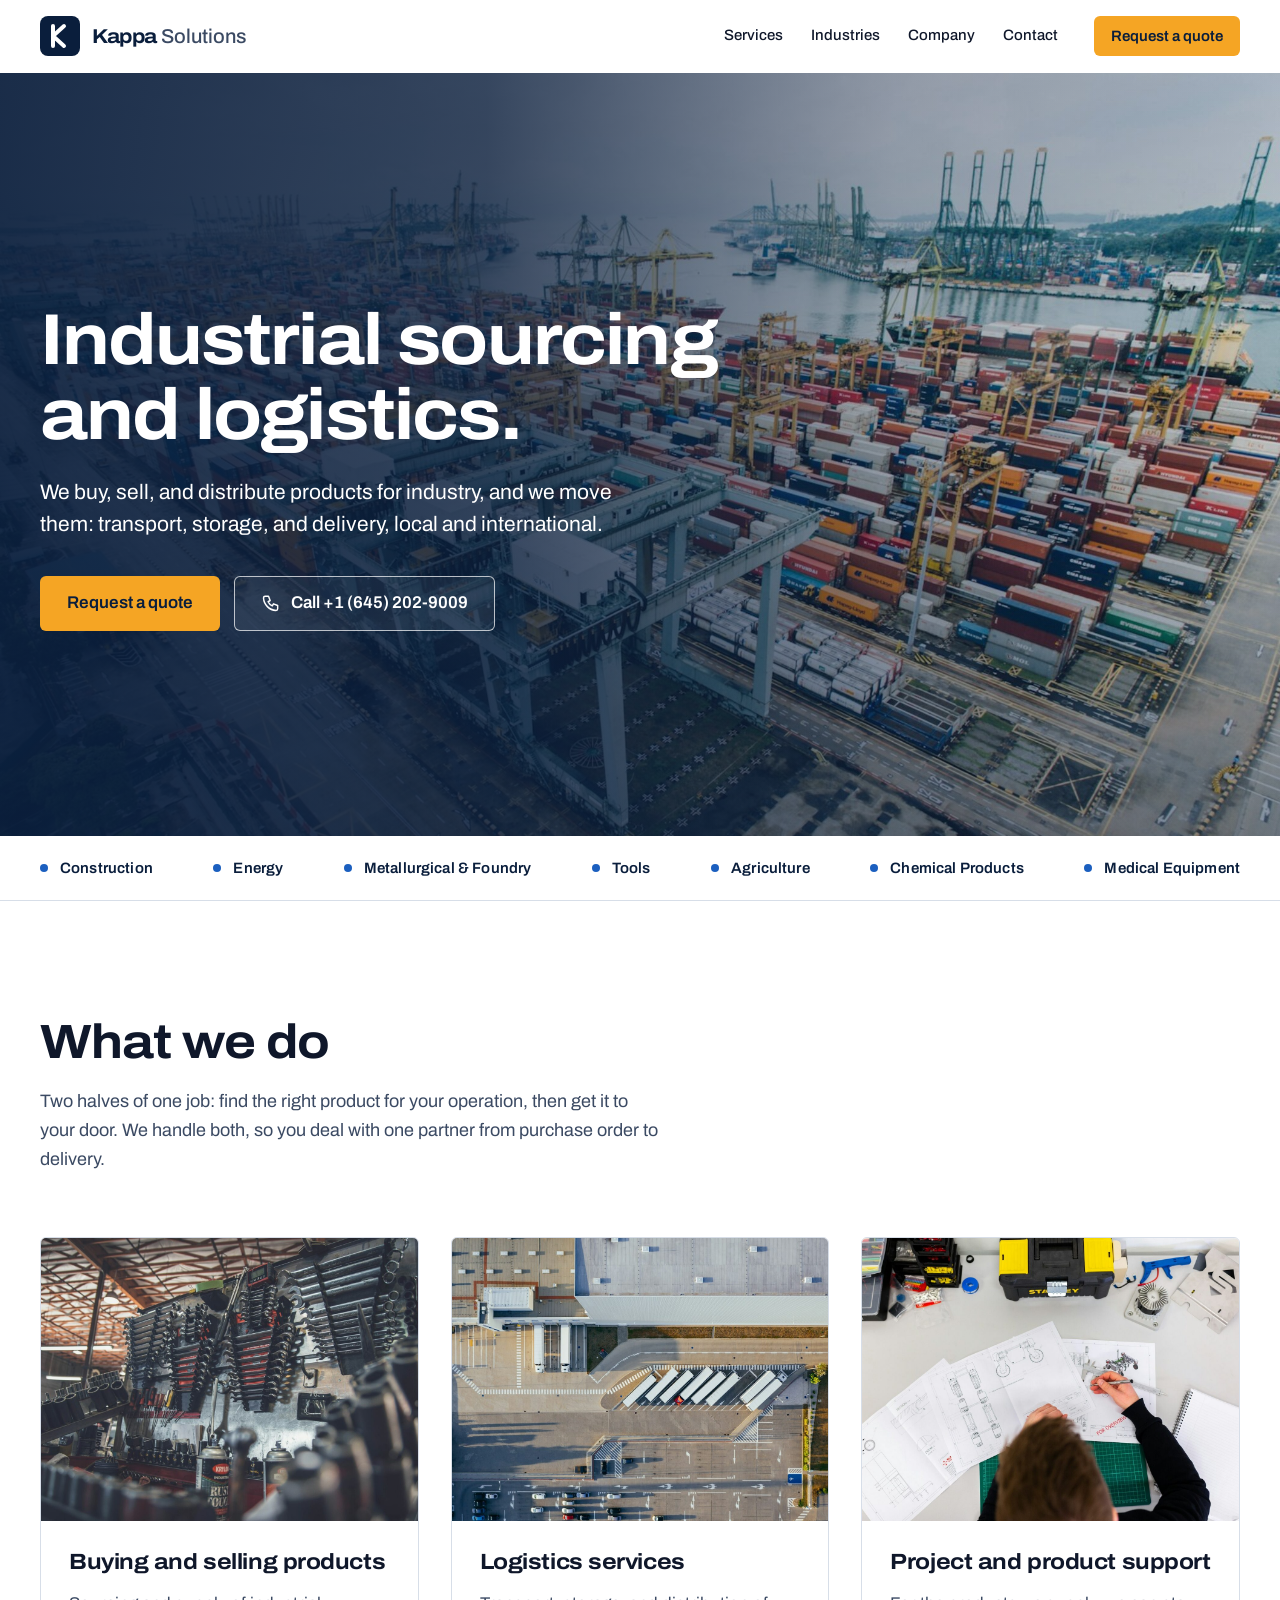
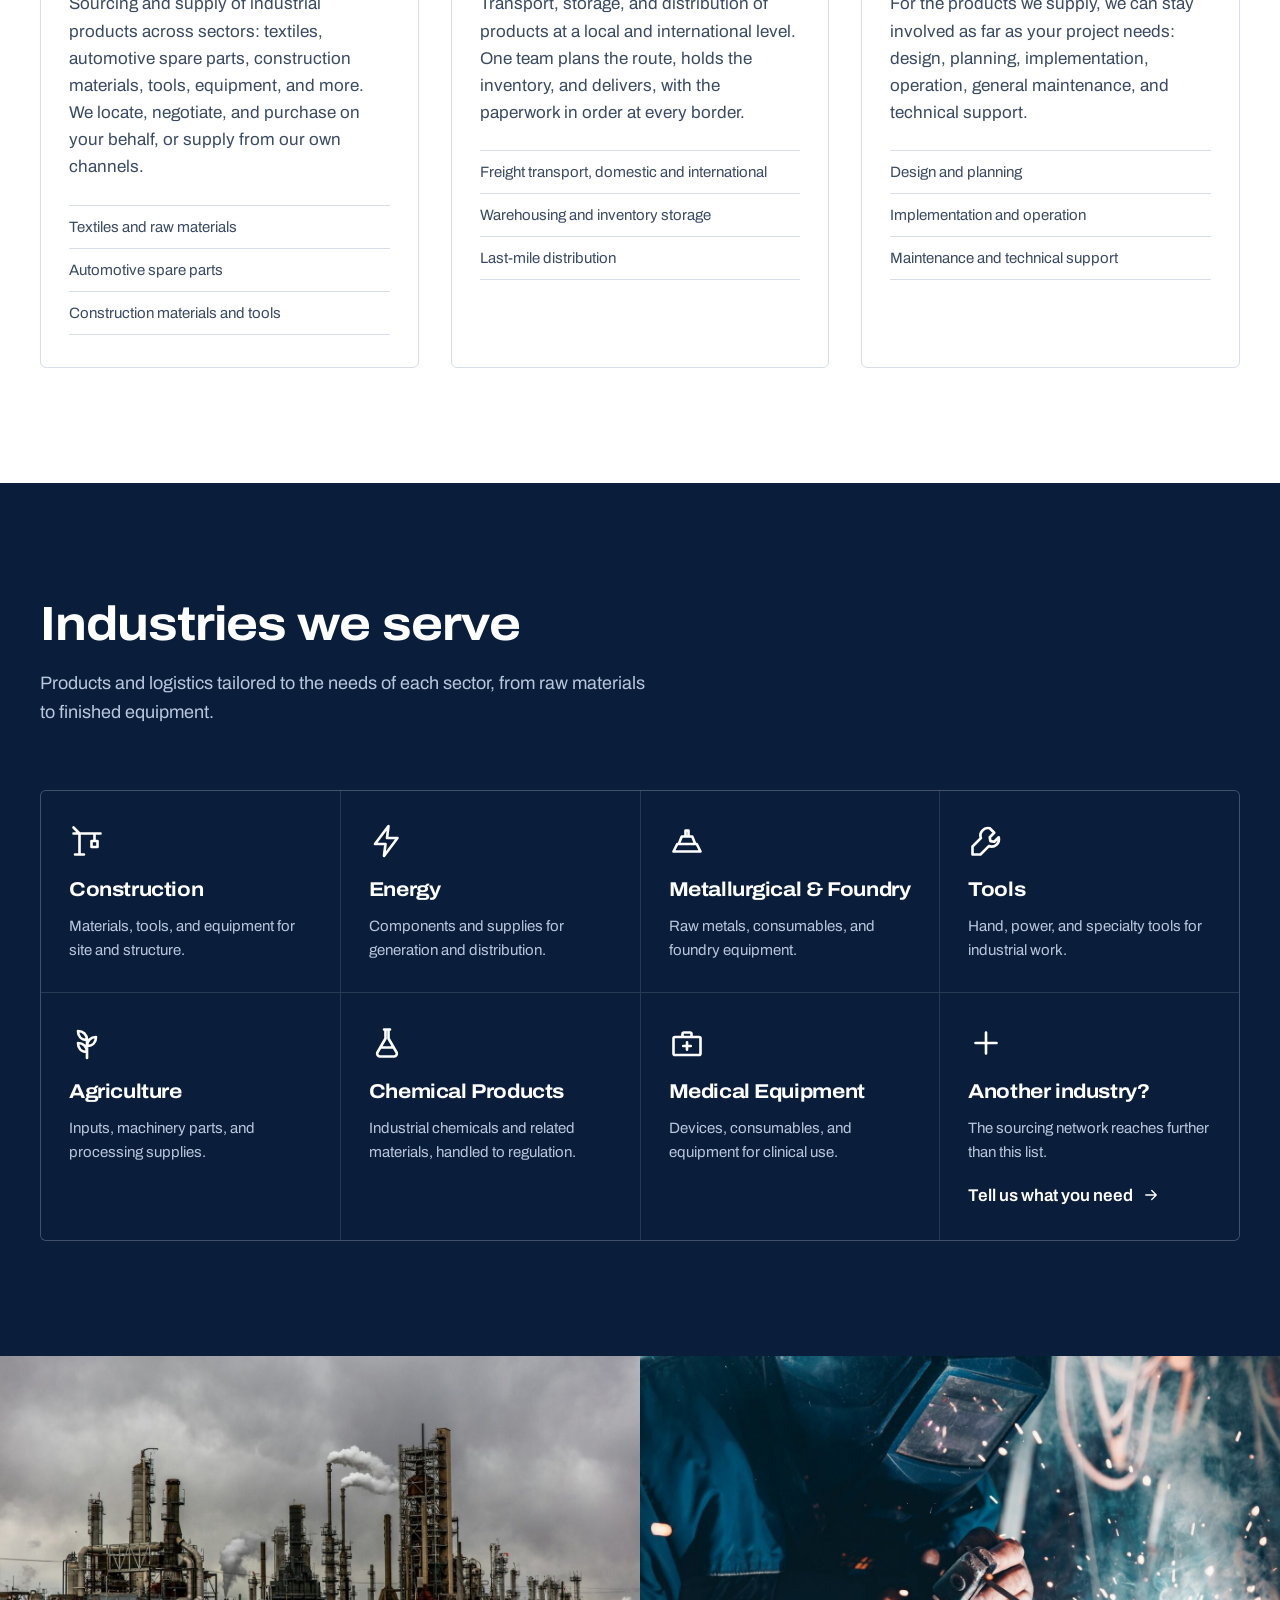
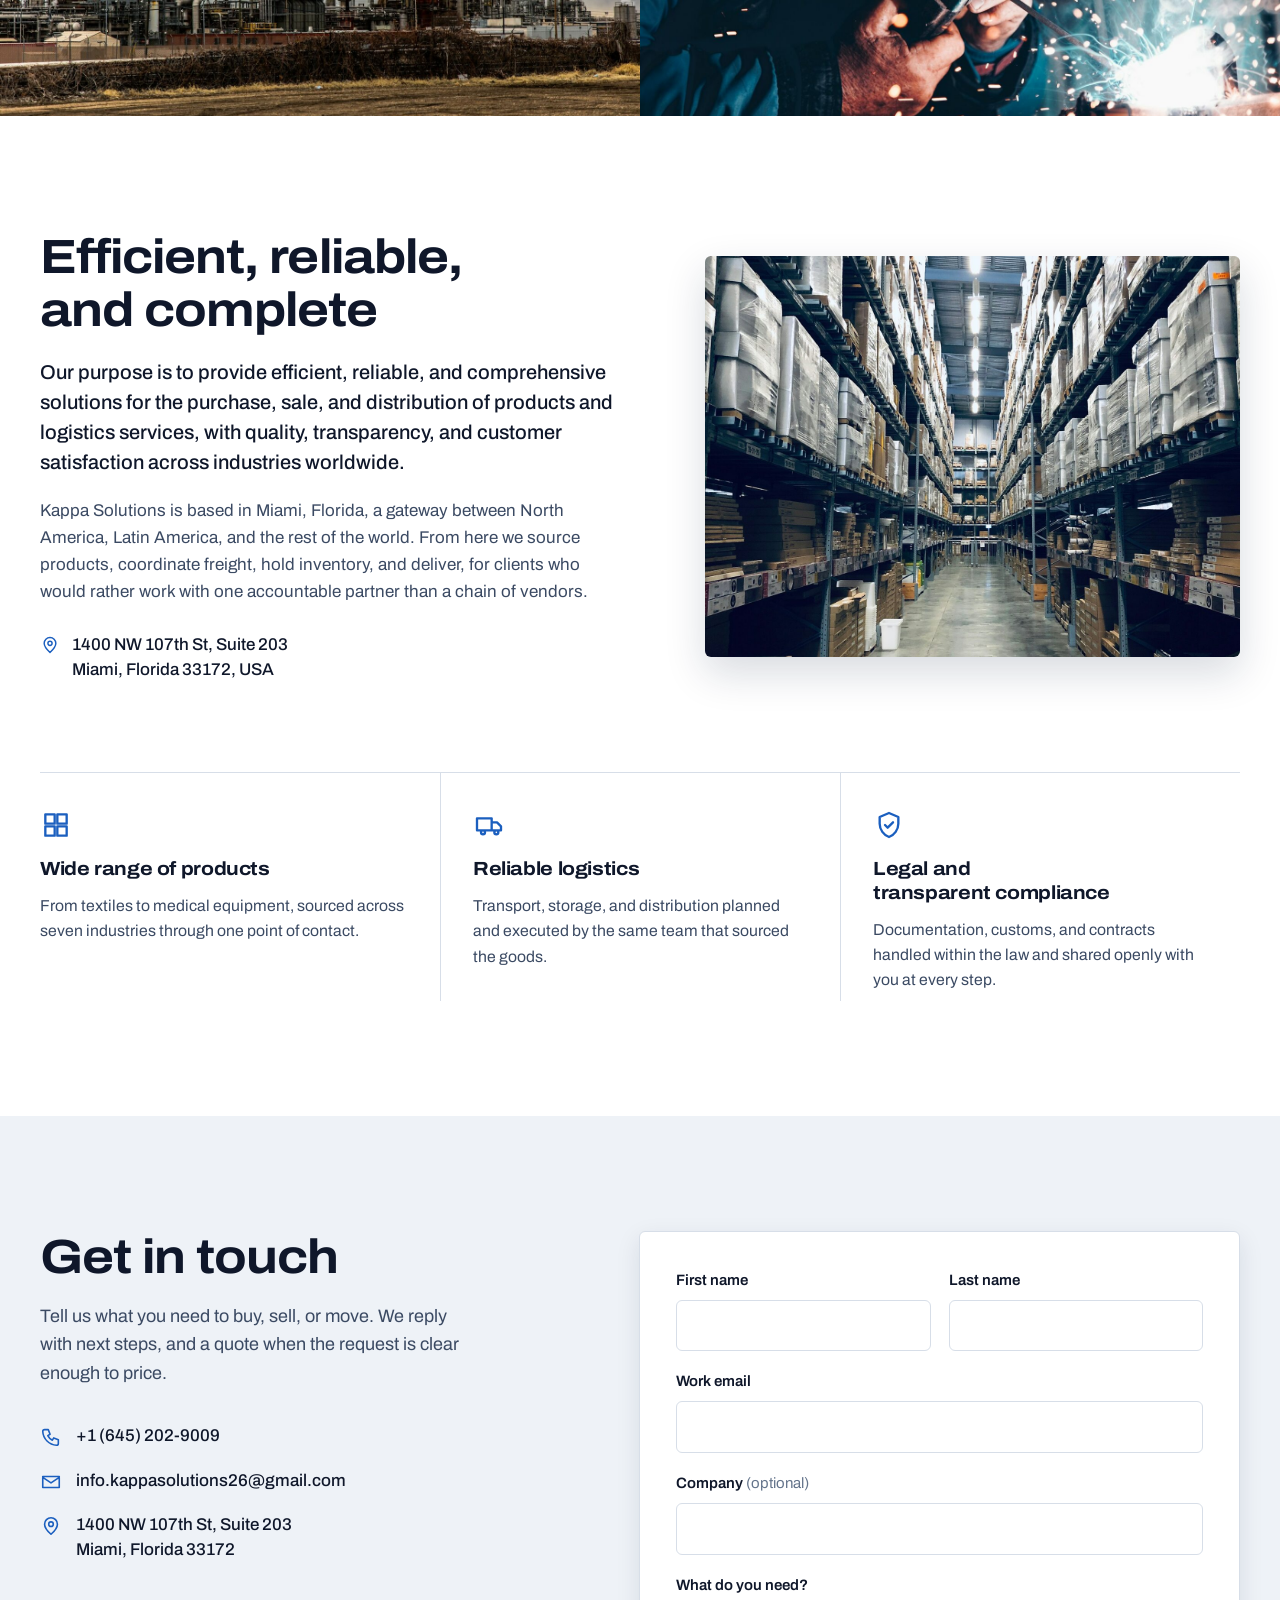
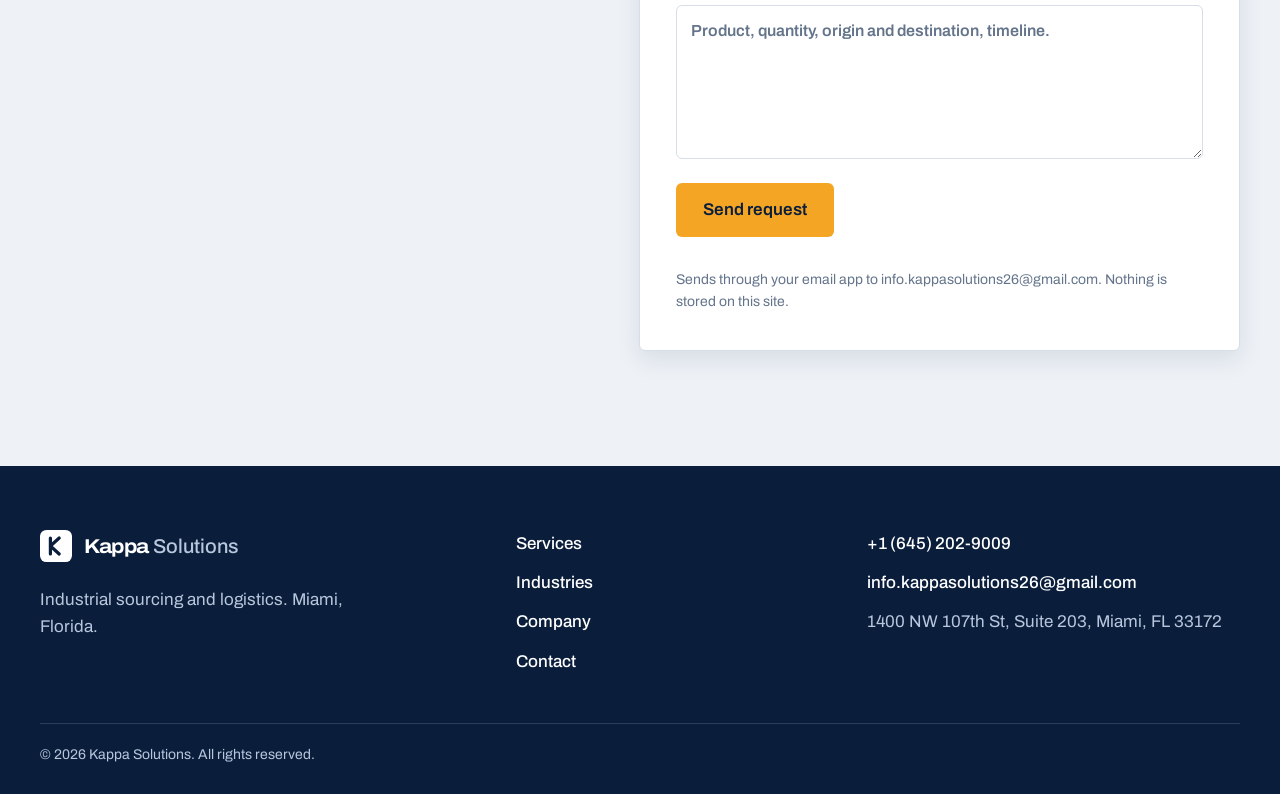
<file: index.html>
<!DOCTYPE html>
<html lang="en">
<head>
  <meta charset="utf-8">
  <meta name="viewport" content="width=device-width, initial-scale=1">
  <title>Kappa Solutions — Industrial sourcing and logistics, Miami</title>
  <meta name="description" content="Kappa Solutions buys, sells, and distributes industrial products across seven industries and moves them with transport, storage, and distribution, local and international, from Miami, Florida.">
  <link rel="canonical" href="https://kappasolutions.net/">
  <meta property="og:type" content="website">
  <meta property="og:url" content="https://kappasolutions.net/">
  <meta property="og:title" content="Kappa Solutions — Industrial sourcing and logistics">
  <meta property="og:description" content="One partner for sourcing and shipping industrial products. Based in Miami, Florida.">
  <meta property="og:image" content="https://kappasolutions.net/assets/img/hero-port.jpg">
  <meta property="og:image:width" content="2000">
  <meta property="og:image:height" content="1333">
  <meta name="twitter:card" content="summary_large_image">
  <meta name="theme-color" content="#0a1e3c">
  <link rel="icon" href="/favicon.ico" sizes="48x48">
  <link rel="apple-touch-icon" href="/apple-touch-icon.png">
  <link rel="icon" type="image/svg+xml" href="data:image/svg+xml,%3Csvg xmlns='http://www.w3.org/2000/svg' viewBox='0 0 40 40'%3E%3Crect width='40' height='40' rx='8' fill='%230a1e3c'/%3E%3Cpath d='M13 10v20M13 20l11-10M13 20l11 10' fill='none' stroke='%23fff' stroke-width='4' stroke-linecap='round' stroke-linejoin='round'/%3E%3C/svg%3E">
  <link rel="preload" href="assets/fonts/archivo-var.woff2" as="font" type="font/woff2" crossorigin>
  <link rel="stylesheet" href="styles.css">
</head>
<body>

<a class="skip" href="#main">Skip to content</a>

<header class="nav" id="top">
  <div class="container nav__inner">
    <a class="logo" href="#top" aria-label="Kappa Solutions home">
      <svg class="logo__mark" viewBox="0 0 40 40" width="40" height="40" aria-hidden="true">
        <rect width="40" height="40" rx="8" fill="currentColor"/>
        <path d="M13 10v20M13 20l11-10M13 20l11 10" fill="none" stroke="#fff" stroke-width="4" stroke-linecap="round" stroke-linejoin="round"/>
      </svg>
      <span class="logo__word">Kappa<span> Solutions</span></span>
    </a>

    <button class="nav__toggle" type="button" aria-expanded="false" aria-controls="nav-links" aria-label="Open menu">
      <svg viewBox="0 0 24 24" width="24" height="24" aria-hidden="true"><path d="M4 7h16M4 12h16M4 17h16"/></svg>
    </button>

    <nav class="nav__links" id="nav-links" aria-label="Primary">
      <a href="#services">Services</a>
      <a href="#industries">Industries</a>
      <a href="#company">Company</a>
      <a href="#contact">Contact</a>
      <a class="btn btn--primary btn--sm" href="#contact">Request a quote</a>
    </nav>
  </div>
</header>

<main id="main">

  <section class="hero">
    <img class="hero__img" src="assets/img/hero-port.jpg" width="2000" height="1333" alt="Aerial view of a container terminal with gantry cranes and stacked containers" fetchpriority="high">
    <div class="hero__shade" aria-hidden="true"></div>
    <div class="container hero__inner">
      <h1 class="hero__title">Industrial sourcing and logistics.</h1>
      <p class="hero__lead">We buy, sell, and distribute products for industry, and we move them: transport, storage, and delivery, local and international.</p>
      <div class="hero__actions">
        <a class="btn btn--primary btn--lg" href="#contact">Request a quote</a>
        <a class="btn btn--ghost btn--lg" href="tel:+16452029009">
          <svg viewBox="0 0 24 24" width="20" height="20" aria-hidden="true"><path d="M5 4h4l2 5-2.5 1.5a11 11 0 0 0 5 5L15 13l5 2v4a2 2 0 0 1-2 2A16 16 0 0 1 3 6a2 2 0 0 1 2-2z"/></svg>
          Call +1 (645) 202-9009
        </a>
      </div>
    </div>
    <div class="hero__strip">
      <div class="container">
        <ul class="strip" aria-label="Industries we serve">
          <li>Construction</li>
          <li>Energy</li>
          <li>Metallurgical &amp; Foundry</li>
          <li>Tools</li>
          <li>Agriculture</li>
          <li>Chemical Products</li>
          <li>Medical Equipment</li>
        </ul>
      </div>
    </div>
  </section>

  <section class="section" id="services">
    <div class="container">
      <div class="section__head">
        <h2>What we do</h2>
        <p>Two halves of one job: find the right product for your operation, then get it to your door. We handle both, so you deal with one partner from purchase order to delivery.</p>
      </div>

      <div class="services">
        <article class="service">
          <div class="service__media">
            <img src="assets/img/service-sourcing.jpg" width="1400" height="933" alt="Rack of wrenches and hand tools in an industrial workshop" loading="lazy">
          </div>
          <div class="service__body">
            <h3>Buying and selling products</h3>
            <p>Sourcing and supply of industrial products across sectors: textiles, automotive spare parts, construction materials, tools, equipment, and more. We locate, negotiate, and purchase on your behalf, or supply from our own channels.</p>
            <ul class="checks">
              <li>Textiles and raw materials</li>
              <li>Automotive spare parts</li>
              <li>Construction materials and tools</li>
            </ul>
          </div>
        </article>

        <article class="service">
          <div class="service__media">
            <img src="assets/img/service-logistics.jpg" width="1400" height="933" alt="Aerial view of a distribution center loading dock with trucks" loading="lazy">
          </div>
          <div class="service__body">
            <h3>Logistics services</h3>
            <p>Transport, storage, and distribution of products at a local and international level. One team plans the route, holds the inventory, and delivers, with the paperwork in order at every border.</p>
            <ul class="checks">
              <li>Freight transport, domestic and international</li>
              <li>Warehousing and inventory storage</li>
              <li>Last-mile distribution</li>
            </ul>
          </div>
        </article>

        <article class="service">
          <div class="service__media">
            <img src="assets/img/service-support.jpg" width="1400" height="933" alt="Engineer drawing technical plans at a desk" loading="lazy">
          </div>
          <div class="service__body">
            <h3>Project and product support</h3>
            <p>For the products we supply, we can stay involved as far as your project needs: design, planning, implementation, operation, general maintenance, and technical support.</p>
            <ul class="checks">
              <li>Design and planning</li>
              <li>Implementation and operation</li>
              <li>Maintenance and technical support</li>
            </ul>
          </div>
        </article>
      </div>
    </div>
  </section>

  <section class="section section--navy" id="industries">
    <div class="container">
      <div class="section__head section__head--light">
        <h2>Industries we serve</h2>
        <p>Products and logistics tailored to the needs of each sector, from raw materials to finished equipment.</p>
      </div>

      <ul class="industries">
        <li>
          <svg viewBox="0 0 24 24" aria-hidden="true"><path d="M3 7h18M7 7v14M4 21h6M7 7 3 3M17 7v5M15 12h4v4h-4z"/></svg>
          <h3>Construction</h3>
          <p>Materials, tools, and equipment for site and structure.</p>
        </li>
        <li>
          <svg viewBox="0 0 24 24" aria-hidden="true"><path d="M13 2 4 14h7l-1 8 9-12h-7l1-8z"/></svg>
          <h3>Energy</h3>
          <p>Components and supplies for generation and distribution.</p>
        </li>
        <li>
          <svg viewBox="0 0 24 24" aria-hidden="true"><path d="M3 19h18l-2.5-5h-13zM6.5 14l2-5h7l2 5M11 9V5h2v4"/></svg>
          <h3>Metallurgical &amp; Foundry</h3>
          <p>Raw metals, consumables, and foundry equipment.</p>
        </li>
        <li>
          <svg viewBox="0 0 24 24" aria-hidden="true"><path d="M14.5 3.5a5 5 0 0 0-5.9 6.6L3 15.7V21h5.3l5.6-5.6a5 5 0 0 0 6.6-5.9l-3 3-2.6-.4-.4-2.6 3-3z"/></svg>
          <h3>Tools</h3>
          <p>Hand, power, and specialty tools for industrial work.</p>
        </li>
        <li>
          <svg viewBox="0 0 24 24" aria-hidden="true"><path d="M12 22V10M12 10c-4 0-6-2.5-6-6 3.5 0 6 2.5 6 6zM12 14c4 0 6-2.5 6-6-3.5 0-6 2.5-6 6zM12 18c-4 0-6-2.5-6-6 3.5 0 6 2.5 6 6z"/></svg>
          <h3>Agriculture</h3>
          <p>Inputs, machinery parts, and processing supplies.</p>
        </li>
        <li>
          <svg viewBox="0 0 24 24" aria-hidden="true"><path d="M10 3h4M11 3v6L5.5 18.5A2 2 0 0 0 7.2 21h9.6a2 2 0 0 0 1.7-2.5L13 9V3M8 15h8"/></svg>
          <h3>Chemical Products</h3>
          <p>Industrial chemicals and related materials, handled to regulation.</p>
        </li>
        <li>
          <svg viewBox="0 0 24 24" aria-hidden="true"><path d="M3 9a1 1 0 0 1 1-1h16a1 1 0 0 1 1 1v10a1 1 0 0 1-1 1H4a1 1 0 0 1-1-1zM9 8V6a1 1 0 0 1 1-1h4a1 1 0 0 1 1 1v2M12 11.5v5M9.5 14h5"/></svg>
          <h3>Medical Equipment</h3>
          <p>Devices, consumables, and equipment for clinical use.</p>
        </li>
        <li class="industries__more">
          <svg viewBox="0 0 24 24" aria-hidden="true"><path d="M12 5v14M5 12h14"/></svg>
          <h3>Another industry?</h3>
          <p>The sourcing network reaches further than this list.</p>
          <a href="#contact">Tell us what you need <svg viewBox="0 0 24 24" width="18" height="18" aria-hidden="true"><path d="M5 12h14M13 6l6 6-6 6"/></svg></a>
        </li>
      </ul>
    </div>
  </section>

  <div class="band" aria-label="Industries in operation">
    <img src="assets/img/industry-plant.jpg" width="1400" height="933" alt="Refinery and chemical plant under an overcast sky" loading="lazy">
    <img src="assets/img/industry-welder.jpg" width="1400" height="933" alt="Welder at work with sparks flying" loading="lazy">
  </div>

  <section class="section" id="company">
    <div class="container">
      <div class="company">
        <div class="company__text">
          <h2>Efficient, reliable, and complete</h2>
          <p class="company__vision">Our purpose is to provide efficient, reliable, and comprehensive solutions for the purchase, sale, and distribution of products and logistics services, with quality, transparency, and customer satisfaction across industries worldwide.</p>
          <p>Kappa Solutions is based in Miami, Florida, a gateway between North America, Latin America, and the rest of the world. From here we source products, coordinate freight, hold inventory, and deliver, for clients who would rather work with one accountable partner than a chain of vendors.</p>
          <address class="company__address">
            <svg viewBox="0 0 24 24" width="20" height="20" aria-hidden="true"><path d="M12 21s-7-6.2-7-11a7 7 0 0 1 14 0c0 4.8-7 11-7 11zM12 12.5a2.5 2.5 0 1 0 0-5 2.5 2.5 0 0 0 0 5z"/></svg>
            <span>1400 NW 107th St, Suite 203<br>Miami, Florida 33172, USA</span>
          </address>
        </div>
        <div class="company__media">
          <img src="assets/img/warehouse.jpg" width="1400" height="933" alt="Tall warehouse racking aisle stacked with palletized goods" loading="lazy">
        </div>
      </div>

      <ul class="benefits">
        <li>
          <svg viewBox="0 0 24 24" aria-hidden="true"><path d="M4 4h7v7H4zM13 4h7v7h-7zM4 13h7v7H4zM13 13h7v7h-7z"/></svg>
          <h3>Wide range of products</h3>
          <p>From textiles to medical equipment, sourced across seven industries through one point of contact.</p>
        </li>
        <li>
          <svg viewBox="0 0 24 24" aria-hidden="true"><path d="M3 7h11v9H3zM14 10h4l3 3v3h-7zM7.5 19a1.5 1.5 0 1 0 0-3 1.5 1.5 0 0 0 0 3zM17.5 19a1.5 1.5 0 1 0 0-3 1.5 1.5 0 0 0 0 3z"/></svg>
          <h3>Reliable logistics</h3>
          <p>Transport, storage, and distribution planned and executed by the same team that sourced the goods.</p>
        </li>
        <li>
          <svg viewBox="0 0 24 24" aria-hidden="true"><path d="M12 3l7 3v5c0 4.5-3 8.5-7 10-4-1.5-7-5.5-7-10V6zM9 12l2 2 4-4"/></svg>
          <h3>Legal and transparent compliance</h3>
          <p>Documentation, customs, and contracts handled within the law and shared openly with you at every step.</p>
        </li>
      </ul>
    </div>
  </section>

  <section class="section section--grey" id="contact">
    <div class="container contact">
      <div class="contact__info">
        <h2>Get in touch</h2>
        <p>Tell us what you need to buy, sell, or move. We reply with next steps, and a quote when the request is clear enough to price.</p>
        <ul class="contact__list">
          <li>
            <svg viewBox="0 0 24 24" aria-hidden="true"><path d="M5 4h4l2 5-2.5 1.5a11 11 0 0 0 5 5L15 13l5 2v4a2 2 0 0 1-2 2A16 16 0 0 1 3 6a2 2 0 0 1 2-2z"/></svg>
            <a href="tel:+16452029009">+1 (645) 202-9009</a>
          </li>
          <li>
            <svg viewBox="0 0 24 24" aria-hidden="true"><path d="M3 6h18v12H3zM3 7l9 6 9-6"/></svg>
            <a href="mailto:info.kappasolutions26@gmail.com">info.kappasolutions26@gmail.com</a>
          </li>
          <li>
            <svg viewBox="0 0 24 24" aria-hidden="true"><path d="M12 21s-7-6.2-7-11a7 7 0 0 1 14 0c0 4.8-7 11-7 11zM12 12.5a2.5 2.5 0 1 0 0-5 2.5 2.5 0 0 0 0 5z"/></svg>
            <span>1400 NW 107th St, Suite 203<br>Miami, Florida 33172</span>
          </li>
        </ul>
      </div>

      <form class="form" id="quote-form" novalidate>
        <div class="form__row">
          <label><span>First name</span><input type="text" name="first" autocomplete="given-name" required></label>
          <label><span>Last name</span><input type="text" name="last" autocomplete="family-name" required></label>
        </div>
        <label><span>Work email</span><input type="email" name="email" autocomplete="email" required></label>
        <label><span>Company <span class="form__opt">(optional)</span></span><input type="text" name="company" autocomplete="organization"></label>
        <label><span>What do you need?</span><textarea name="message" rows="5" required placeholder="Product, quantity, origin and destination, timeline."></textarea></label>
        <button class="btn btn--primary btn--lg" type="submit">Send request</button>
        <p class="form__status" role="status" aria-live="polite"></p>
        <p class="form__note">Sends through your email app to info.kappasolutions26@gmail.com. Nothing is stored on this site.</p>
      </form>
    </div>
  </section>

</main>

<footer class="footer">
  <div class="container footer__inner">
    <div class="footer__brand">
      <a class="logo logo--light" href="#top" aria-label="Kappa Solutions home">
        <svg class="logo__mark" viewBox="0 0 40 40" width="32" height="32" aria-hidden="true">
          <rect width="40" height="40" rx="8" fill="currentColor"/>
          <path d="M13 10v20M13 20l11-10M13 20l11 10" fill="none" stroke="#0a1e3c" stroke-width="4" stroke-linecap="round" stroke-linejoin="round"/>
        </svg>
        <span class="logo__word">Kappa<span> Solutions</span></span>
      </a>
      <p>Industrial sourcing and logistics. Miami, Florida.</p>
    </div>
    <nav class="footer__nav" aria-label="Footer">
      <a href="#services">Services</a>
      <a href="#industries">Industries</a>
      <a href="#company">Company</a>
      <a href="#contact">Contact</a>
    </nav>
    <div class="footer__contact">
      <a href="tel:+16452029009">+1 (645) 202-9009</a>
      <a href="mailto:info.kappasolutions26@gmail.com">info.kappasolutions26@gmail.com</a>
      <span>1400 NW 107th St, Suite 203, Miami, FL 33172</span>
    </div>
  </div>
  <div class="container footer__legal">
    <span>© 2026 Kappa Solutions. All rights reserved.</span>
  </div>
</footer>

<script src="script.js" defer></script>
</body>
</html>
</file>
<file: styles.css>
/* Kappa Solutions — landing page
   One face (Archivo variable), navy/white/ocean/amber palette. */

@font-face {
  font-family: "Archivo";
  src: url("assets/fonts/archivo-var.woff2") format("woff2");
  font-weight: 100 900;
  font-stretch: 62% 125%;
  font-style: normal;
  font-display: swap;
}
@font-face {
  font-family: "Archivo";
  src: url("assets/fonts/archivo-var-italic.woff2") format("woff2");
  font-weight: 100 900;
  font-stretch: 62% 125%;
  font-style: italic;
  font-display: swap;
}

:root {
  --navy: #0a1e3c;
  --navy-800: #122a4d;
  --ocean: #1b5fbf;
  --ocean-700: #164d9b;
  --amber: #f5a524;
  --amber-600: #dd8f0e;
  --ink: #0f172a;
  --ink-2: #3b4a63;
  --ink-3: #64748b;
  --line: #d7dee8;
  --grey: #eef2f7;
  --white: #ffffff;
  --on-navy-2: #b9c7dd;

  --font: "Archivo", "Helvetica Neue", Arial, sans-serif;
  --radius: 6px;
  --shadow: 0 8px 24px rgba(10, 30, 60, 0.10);
  --shadow-lg: 0 16px 40px rgba(10, 30, 60, 0.16);
  --container: 1200px;
  --gutter: clamp(20px, 4vw, 40px);
  --nav-h: 72px;
  --ease-out: cubic-bezier(0.16, 1, 0.3, 1);
}

*, *::before, *::after { box-sizing: border-box; }

html {
  scroll-behavior: smooth;
  scrollbar-color: var(--navy-800) var(--grey);
  -webkit-text-size-adjust: 100%;
}
@media (prefers-reduced-motion: reduce) {
  html { scroll-behavior: auto; }
}

body {
  margin: 0;
  font-family: var(--font);
  font-size: 1.0625rem;
  line-height: 1.6;
  color: var(--ink);
  background: var(--white);
  -webkit-font-smoothing: antialiased;
  accent-color: var(--ocean);
  caret-color: var(--ocean);
}

::selection { background: var(--amber); color: var(--navy); }

:focus-visible {
  outline: 3px solid var(--ocean);
  outline-offset: 3px;
  border-radius: 3px;
}
.hero :focus-visible, .section--navy :focus-visible, .footer :focus-visible { outline-color: var(--amber); }

img { display: block; max-width: 100%; height: auto; }
svg { display: block; }

h1, h2, h3 { margin: 0; font-stretch: 112%; font-weight: 700; letter-spacing: -0.02em; line-height: 1.1; text-wrap: balance; }
h2 { font-size: clamp(2rem, 1.4rem + 2.2vw, 3rem); }
h3 { font-size: 1.375rem; line-height: 1.25; }
p { margin: 0; }
p + p { margin-top: 1em; }

a { color: var(--ocean); text-underline-offset: 0.18em; text-decoration-thickness: 1.5px; }

.container {
  width: min(100% - 2 * var(--gutter), var(--container));
  margin-inline: auto;
}

.skip {
  position: absolute; left: 16px; top: -100px;
  padding: 10px 14px; background: var(--navy); color: var(--white);
  border-radius: var(--radius); z-index: 100; text-decoration: none;
}
.skip:focus { top: 12px; }

/* Buttons */
.btn {
  display: inline-flex; align-items: center; gap: 10px;
  font: inherit; font-weight: 600; text-decoration: none; cursor: pointer;
  border-radius: var(--radius); border: 1.5px solid transparent;
  padding: 12px 20px; line-height: 1.2; white-space: nowrap;
  transition: background-color .2s var(--ease-out), border-color .2s var(--ease-out), color .2s var(--ease-out), transform .2s var(--ease-out), box-shadow .2s var(--ease-out);
}
.btn svg { fill: none; stroke: currentColor; stroke-width: 1.75; stroke-linecap: round; stroke-linejoin: round; }
.btn--primary { background: var(--amber); color: var(--navy); }
.btn--primary:hover { background: var(--amber-600); color: var(--navy); }
.btn--primary:active { transform: translateY(1px); }
.btn--ghost { background: rgba(255,255,255,0.06); color: var(--white); border-color: rgba(255,255,255,0.7); }
.btn--ghost:hover { background: rgba(255,255,255,0.14); color: var(--white); border-color: var(--white); }
.btn--lg { padding: 16px 26px; font-size: 1.0625rem; }
.btn--sm { padding: 10px 16px; font-size: 0.9375rem; }
.btn[disabled] { opacity: .6; cursor: progress; }

/* Nav */
.nav {
  position: sticky; top: 0; z-index: 50;
  background: rgba(255,255,255,0.92);
  backdrop-filter: saturate(180%) blur(10px);
  -webkit-backdrop-filter: saturate(180%) blur(10px);
  border-bottom: 1px solid transparent;
  transition: border-color .2s var(--ease-out);
}
.nav.is-scrolled { border-bottom-color: var(--line); }
.nav__inner { display: flex; align-items: center; justify-content: space-between; height: var(--nav-h); gap: 24px; }

.logo { display: inline-flex; align-items: center; gap: 12px; color: var(--navy); text-decoration: none; }
.logo__word { font-weight: 700; font-stretch: 112%; letter-spacing: -0.02em; font-size: 1.25rem; line-height: 1; color: var(--navy); }
.logo__word span { font-weight: 500; font-stretch: 100%; letter-spacing: 0; color: var(--ink-2); }
.logo--light, .logo--light .logo__word { color: var(--white); }
.logo--light .logo__word span { color: var(--on-navy-2); }

.nav__links { display: flex; align-items: center; gap: 28px; }
.nav__links a:not(.btn) { color: var(--ink); text-decoration: none; font-weight: 500; font-size: 0.9375rem; padding: 6px 0; border-bottom: 2px solid transparent; transition: border-color .2s var(--ease-out); }
.nav__links a:not(.btn):hover { border-bottom-color: var(--ocean); }
.nav__links .btn { margin-left: 8px; }

.nav__toggle { display: none; background: none; border: 0; padding: 8px; margin: -8px; color: var(--navy); cursor: pointer; border-radius: var(--radius); }
.nav__toggle svg { fill: none; stroke: currentColor; stroke-width: 1.75; stroke-linecap: round; }

/* Hero */
.hero {
  position: relative; isolation: isolate;
  min-height: min(calc(100svh - var(--nav-h)), 900px); /* capped: taller viewports get a 900px hero, not a stretched one */
  display: flex; flex-direction: column; justify-content: center;
  color: var(--white);
  background: var(--navy);
}
.hero__img { position: absolute; inset: 0; z-index: -2; width: 100%; height: 100%; object-fit: cover; object-position: 60% 50%; }
.hero__shade {
  position: absolute; inset: 0; z-index: -1;
  background:
    linear-gradient(90deg, rgba(10,30,60,0.92) 0%, rgba(10,30,60,0.78) 38%, rgba(10,30,60,0.30) 70%, rgba(10,30,60,0.10) 100%),
    linear-gradient(180deg, rgba(10,30,60,0.15) 0%, rgba(10,30,60,0) 30%, rgba(10,30,60,0.45) 100%);
}
.hero__inner { padding-block: clamp(72px, 10vw, 128px) clamp(120px, 14vw, 168px); }
.hero__title {
  max-width: 14ch;
  font-size: clamp(2.5rem, 1.6rem + 4.2vw, 4.5rem);
  line-height: 1.04;
  letter-spacing: -0.025em;
  color: var(--white);
}
.hero__lead { max-width: 52ch; margin-top: 24px; font-size: clamp(1.0625rem, 1rem + 0.5vw, 1.3125rem); line-height: 1.5; color: var(--white); }
.hero__actions { display: flex; flex-wrap: wrap; gap: 14px; margin-top: 36px; }

/* Entrance: one authored moment */
.hero__title, .hero__lead, .hero__actions { opacity: 0; transform: translateY(24px); animation: rise .7s var(--ease-out) forwards; }
.hero__lead { animation-delay: .12s; }
.hero__actions { animation-delay: .24s; }
@keyframes rise { to { opacity: 1; transform: none; } }
@media (prefers-reduced-motion: reduce) {
  .hero__title, .hero__lead, .hero__actions { animation: none; opacity: 1; transform: none; }
}

.hero__strip { position: absolute; left: 0; right: 0; bottom: 0; background: var(--white); color: var(--navy); border-bottom: 1px solid var(--line); }
.strip {
  list-style: none; margin: 0; padding: 0;
  display: flex; align-items: center; justify-content: space-between; gap: 8px 28px;
  height: 64px; overflow-x: auto; scroll-snap-type: x proximity; scrollbar-width: none;
  font-weight: 600; font-size: 0.9375rem; letter-spacing: 0.01em; white-space: nowrap;
}
.strip::-webkit-scrollbar { display: none; }
.strip li { scroll-snap-align: start; display: inline-flex; align-items: center; gap: 12px; }
.strip li::before { content: ""; width: 8px; height: 8px; border-radius: 50%; background: var(--ocean); flex: none; }

/* Sections */
.section { padding-block: clamp(72px, 9vw, 120px); }
.section--grey { background: var(--grey); }
.section--navy { background: var(--navy); color: var(--white); }
.section__head { max-width: 62ch; margin-bottom: clamp(40px, 5vw, 64px); }
.section__head p { margin-top: 18px; font-size: 1.125rem; color: var(--ink-2); }
.section__head--light h2 { color: var(--white); }
.section__head--light p { color: var(--on-navy-2); }

/* Services */
.services { display: grid; grid-template-columns: repeat(3, 1fr); gap: 32px; }
.service { display: flex; flex-direction: column; background: var(--white); border: 1px solid var(--line); border-radius: var(--radius); overflow: hidden; transition: transform .3s var(--ease-out), box-shadow .3s var(--ease-out); }
.service:hover { transform: translateY(-2px); box-shadow: var(--shadow); }
.service__media { aspect-ratio: 4 / 3; overflow: hidden; background: var(--grey); }
.service__media img { width: 100%; height: 100%; object-fit: cover; transition: transform .6s var(--ease-out); }
.service:hover .service__media img { transform: scale(1.03); }
.service__body { padding: 28px 28px 32px; display: flex; flex-direction: column; gap: 14px; }
.service__body p { color: var(--ink-2); }
.checks { list-style: none; margin: 10px 0 0; padding: 0; font-size: 0.9375rem; color: var(--ink-2); }
.checks li { padding: 9px 0; border-top: 1px solid var(--line); }
.checks li:last-child { border-bottom: 1px solid var(--line); }

/* Industries */
.industries { list-style: none; margin: 0; padding: 0; display: grid; grid-template-columns: repeat(4, 1fr); gap: 1px; background: rgba(255,255,255,0.12); border: 1px solid rgba(255,255,255,0.12); border-radius: var(--radius); overflow: hidden; }
.industries li { background: var(--navy); padding: 32px 28px 30px; display: flex; flex-direction: column; gap: 12px; transition: background-color .25s var(--ease-out); }
.industries li:hover { background: var(--navy-800); }
.industries svg { width: 36px; height: 36px; fill: none; stroke: var(--white); stroke-width: 1.75; stroke-linecap: round; stroke-linejoin: round; margin-bottom: 6px; }
.industries h3 { font-size: 1.25rem; color: var(--white); }
.industries p { font-size: 0.9375rem; color: var(--on-navy-2); }
.industries__more { background: var(--navy-800); }
.industries__more:hover { background: #18325a; }
.industries__more a { margin-top: auto; padding-top: 6px; color: var(--white); font-weight: 600; text-decoration: none; }
.industries__more a svg { display: inline-block; width: 18px; height: 18px; margin: 0 0 0 6px; vertical-align: -3px; fill: none; stroke: currentColor; stroke-width: 1.75; stroke-linecap: round; stroke-linejoin: round; transition: transform .3s var(--ease-out); }
.industries__more a:hover { text-decoration: underline; }
.industries__more a:hover svg { transform: translateX(3px); }

/* Photo band */
.band { display: grid; grid-template-columns: 1fr 1fr; }
.band img { width: 100%; height: 100%; aspect-ratio: 16 / 9; object-fit: cover; }

/* Company */
.company { display: grid; grid-template-columns: 1.1fr 1fr; gap: clamp(40px, 6vw, 88px); align-items: center; }
.company__text > p { margin-top: 20px; color: var(--ink-2); }
.company__vision { font-size: 1.25rem; line-height: 1.5; color: var(--ink) !important; font-weight: 500; }
.company__address { display: flex; gap: 12px; align-items: flex-start; margin-top: 28px; font-style: normal; color: var(--ink); font-weight: 500; line-height: 1.45; }
.company__address svg { flex: none; margin-top: 2px; fill: none; stroke: var(--ocean); stroke-width: 1.75; stroke-linecap: round; stroke-linejoin: round; }
.company__media { border-radius: var(--radius); overflow: hidden; box-shadow: var(--shadow-lg); aspect-ratio: 4 / 3; }
.company__media img { width: 100%; height: 100%; object-fit: cover; }

.benefits { list-style: none; margin: clamp(56px, 7vw, 96px) 0 0; padding: 0; display: grid; grid-template-columns: repeat(3, 1fr); border-top: 1px solid var(--line); }
.benefits li { padding: 36px 32px 8px 0; display: flex; flex-direction: column; gap: 12px; }
.benefits li + li { padding-left: 32px; border-left: 1px solid var(--line); }
.benefits svg { width: 32px; height: 32px; fill: none; stroke: var(--ocean); stroke-width: 1.75; stroke-linecap: round; stroke-linejoin: round; margin-bottom: 4px; }
.benefits h3 { font-size: 1.1875rem; }
.benefits p { color: var(--ink-2); font-size: 0.9875rem; }

/* Contact */
.contact { display: grid; grid-template-columns: 1fr 1.15fr; gap: clamp(40px, 6vw, 96px); align-items: start; }
.contact__info > p { margin-top: 18px; font-size: 1.125rem; color: var(--ink-2); max-width: 44ch; }
.contact__list { list-style: none; margin: 36px 0 0; padding: 0; display: grid; gap: 20px; }
.contact__list li { display: flex; align-items: flex-start; gap: 14px; font-size: 1.0625rem; font-weight: 500; line-height: 1.45; }
.contact__list svg { flex: none; width: 22px; height: 22px; margin-top: 2px; fill: none; stroke: var(--ocean); stroke-width: 1.75; stroke-linecap: round; stroke-linejoin: round; }
.contact__list a { color: var(--ink); text-decoration: none; }
.contact__list a:hover { color: var(--ocean); text-decoration: underline; }

.form { background: var(--white); border: 1px solid var(--line); border-radius: var(--radius); padding: clamp(24px, 3vw, 36px); box-shadow: var(--shadow); display: grid; gap: 18px; }
.form__row { display: grid; grid-template-columns: 1fr 1fr; gap: 18px; }
.form label { display: grid; gap: 8px; font-size: 0.9375rem; font-weight: 600; color: var(--ink); }
.form__opt { font-weight: 400; color: var(--ink-3); }
.form input, .form textarea {
  font: inherit; font-size: 1rem; color: var(--ink); width: 100%;
  padding: 12px 14px; border: 1.5px solid var(--line); border-radius: var(--radius); background: var(--white);
  transition: border-color .2s var(--ease-out), box-shadow .2s var(--ease-out);
}
.form textarea { resize: vertical; min-height: 120px; }
.form input::placeholder, .form textarea::placeholder { color: var(--ink-3); }
.form input:hover, .form textarea:hover { border-color: #b7c3d3; }
.form input:focus, .form textarea:focus { outline: none; border-color: var(--ocean); box-shadow: 0 0 0 3px rgba(27,95,191,0.18); }
.form input:user-invalid, .form textarea:user-invalid, .form.was-submitted :invalid { border-color: #c0392b; }
.form .btn { justify-self: start; margin-top: 6px; }
.form__status { font-size: 0.9375rem; font-weight: 500; color: var(--ocean-700); }
.form__status:empty { display: none; }
.form__status.is-error { color: #c0392b; }
.form__note { font-size: 0.875rem; color: var(--ink-3); }

/* Footer */
.footer { background: var(--navy); color: var(--on-navy-2); padding-block: 64px 28px; }
.footer__inner { display: grid; grid-template-columns: 1.4fr 1fr 1.2fr; gap: 40px; align-items: start; }
.footer__brand p { margin-top: 16px; max-width: 32ch; }
.footer__nav { display: grid; gap: 12px; }
.footer__nav a, .footer__contact a { color: var(--white); text-decoration: none; font-weight: 500; }
.footer__nav a:hover, .footer__contact a:hover { text-decoration: underline; }
.footer__contact { display: grid; gap: 12px; }
.footer__legal { margin-top: 48px; padding-top: 20px; border-top: 1px solid rgba(255,255,255,0.14); font-size: 0.875rem; }

/* Responsive */
@media (max-width: 1024px) {
  .services { grid-template-columns: 1fr 1fr; }
  .industries { grid-template-columns: repeat(3, 1fr); }
  .footer__inner { grid-template-columns: 1fr 1fr; }
}

@media (max-width: 860px) {
  .nav__toggle { display: inline-flex; }
  .nav__links {
    display: none; position: absolute; left: 0; right: 0; top: var(--nav-h);
    flex-direction: column; align-items: stretch; gap: 0;
    background: var(--white); border-bottom: 1px solid var(--line); box-shadow: var(--shadow);
    padding: 8px var(--gutter) 16px;
  }
  .nav__links.is-open { display: flex; }
  .nav__links a:not(.btn) { padding: 14px 0; border-bottom: 1px solid var(--line); font-size: 1.0625rem; }
  .nav__links a:not(.btn):hover { border-bottom-color: var(--line); color: var(--ocean); }
  .nav__links .btn { margin: 16px 0 0; justify-content: center; }

  .hero { min-height: 0; }
  .hero__shade { background: linear-gradient(180deg, rgba(10,30,60,0.70) 0%, rgba(10,30,60,0.70) 48%, rgba(10,30,60,0.55) 100%); }
  .hero__inner { padding-block: 56px 64px; }
  .hero__title { max-width: 12ch; }
  .hero__strip { position: static; }
  .strip { height: auto; padding: 16px 0; flex-wrap: wrap; justify-content: flex-start; gap: 10px 22px; white-space: normal; overflow: visible; }

  .band { grid-template-columns: 1fr; }
  .band img { aspect-ratio: 3 / 2; }
  .company { grid-template-columns: 1fr; }
  .company__media { order: -1; }
  .benefits { grid-template-columns: 1fr; }
  .benefits li { padding: 28px 0 8px; }
  .benefits li + li { padding-left: 0; border-left: 0; border-top: 1px solid var(--line); }

  .contact { grid-template-columns: 1fr; }
  .footer__inner { grid-template-columns: 1fr; gap: 32px; }
}

@media (max-width: 640px) {
  .services { grid-template-columns: 1fr; }
  .industries { grid-template-columns: 1fr 1fr; }
  .industries li { padding: 24px 20px 22px; }
  .hero__actions .btn { width: 100%; justify-content: center; }
  .form__row { grid-template-columns: 1fr; }
  .hero__img { object-position: 55% 50%; }
}

@media (max-width: 360px) {
  .industries { grid-template-columns: 1fr; }
}
</file>
